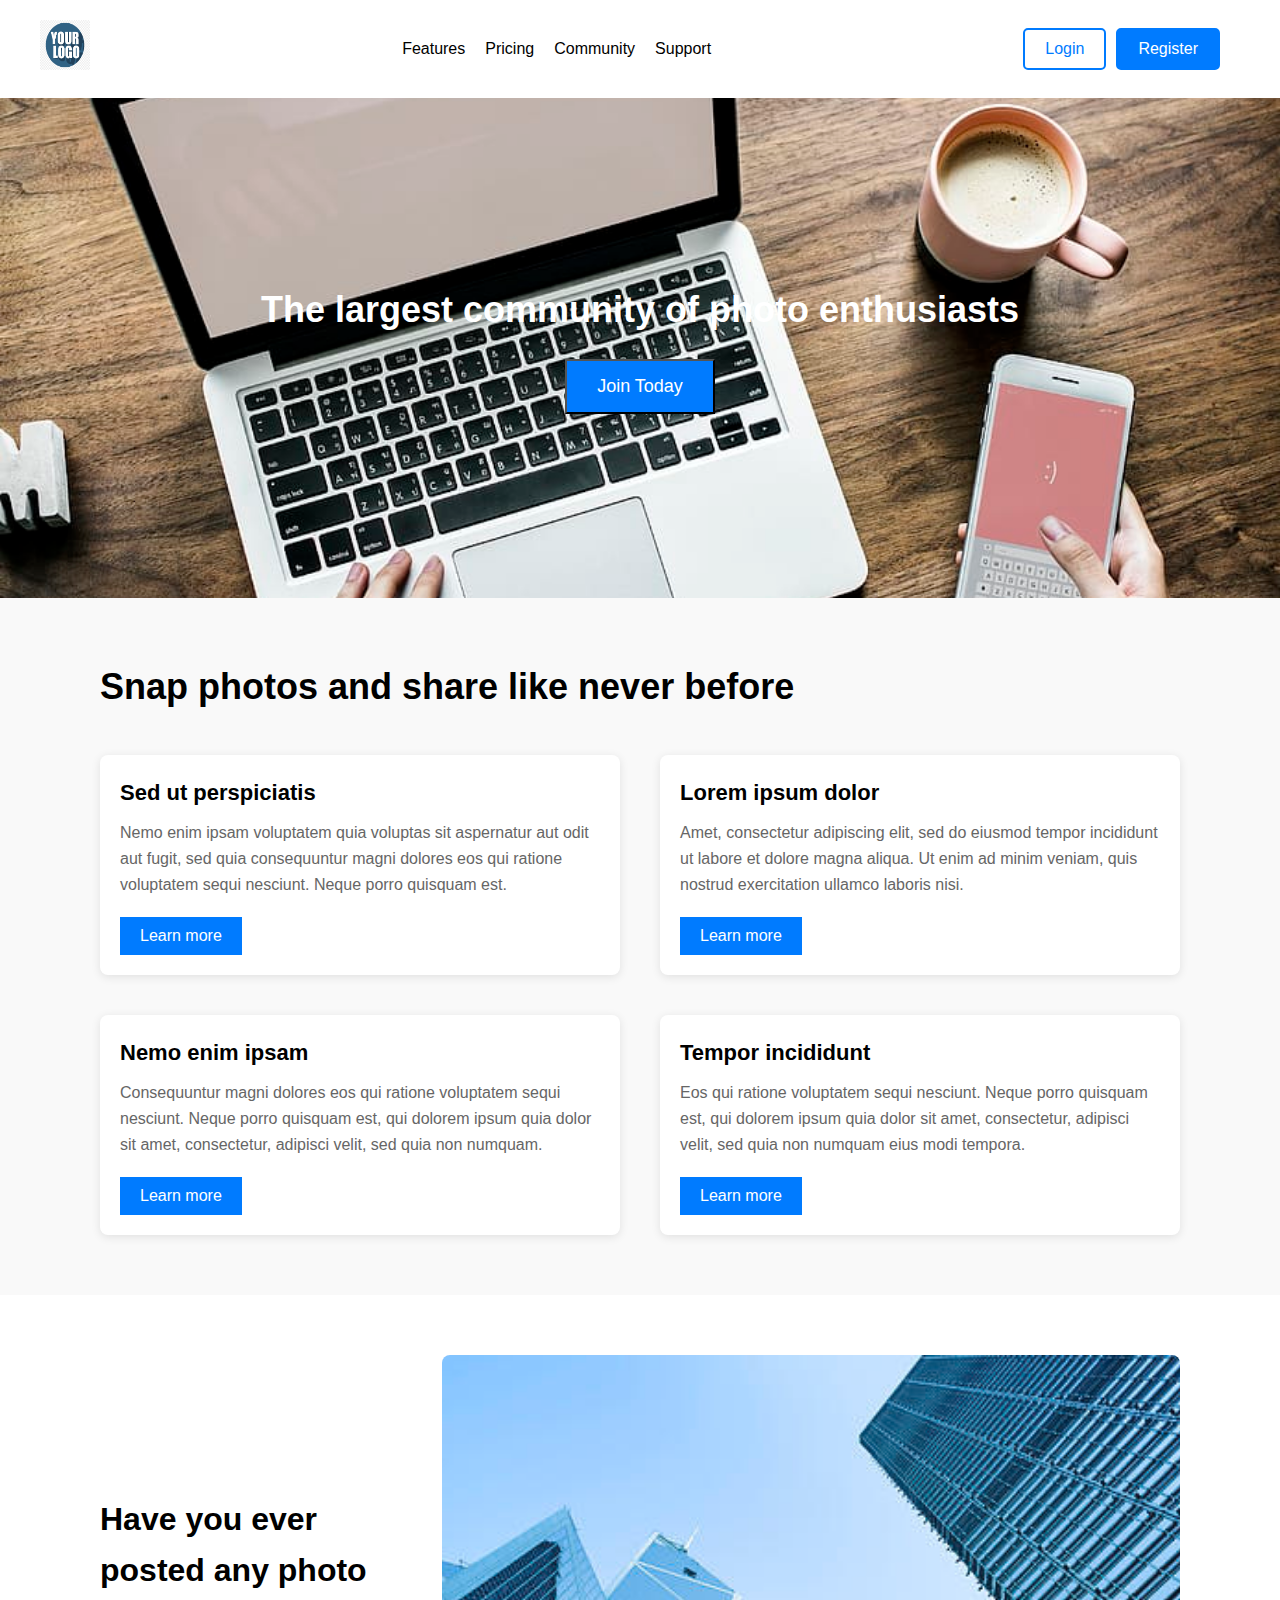
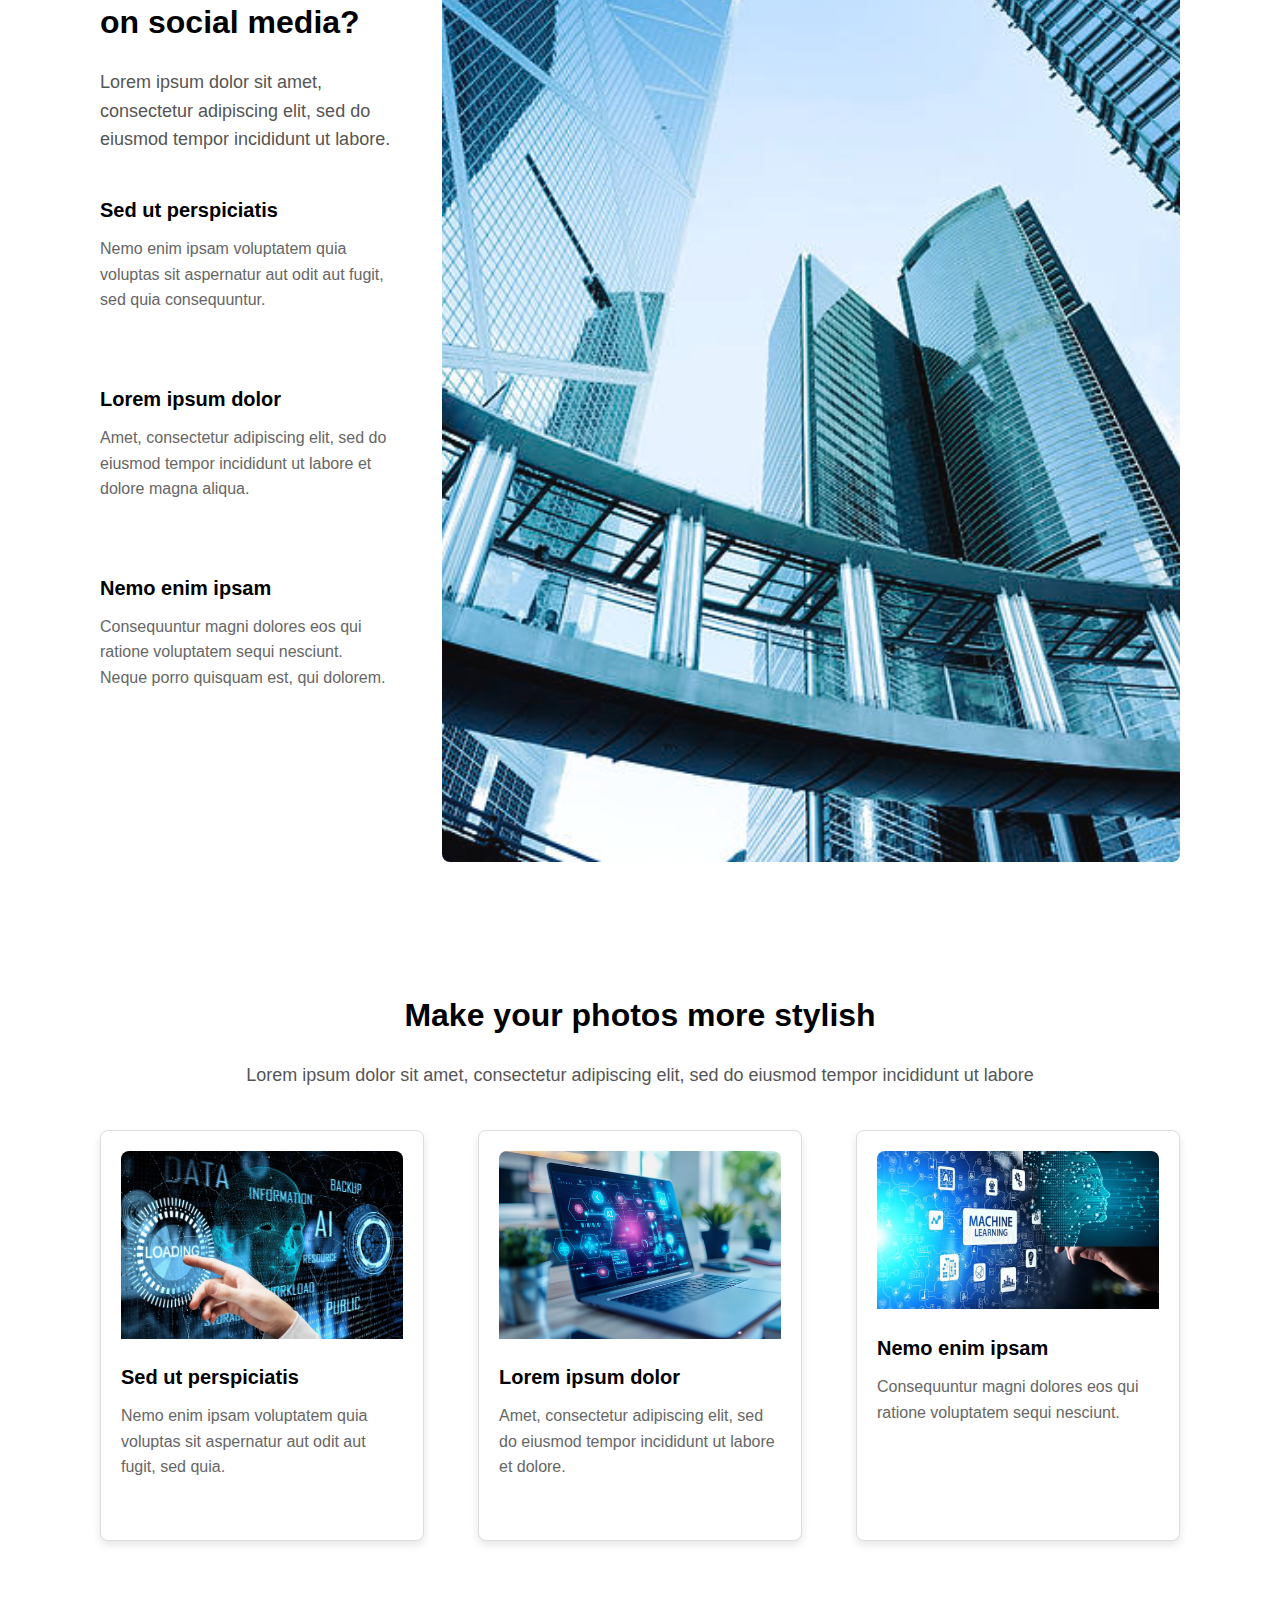
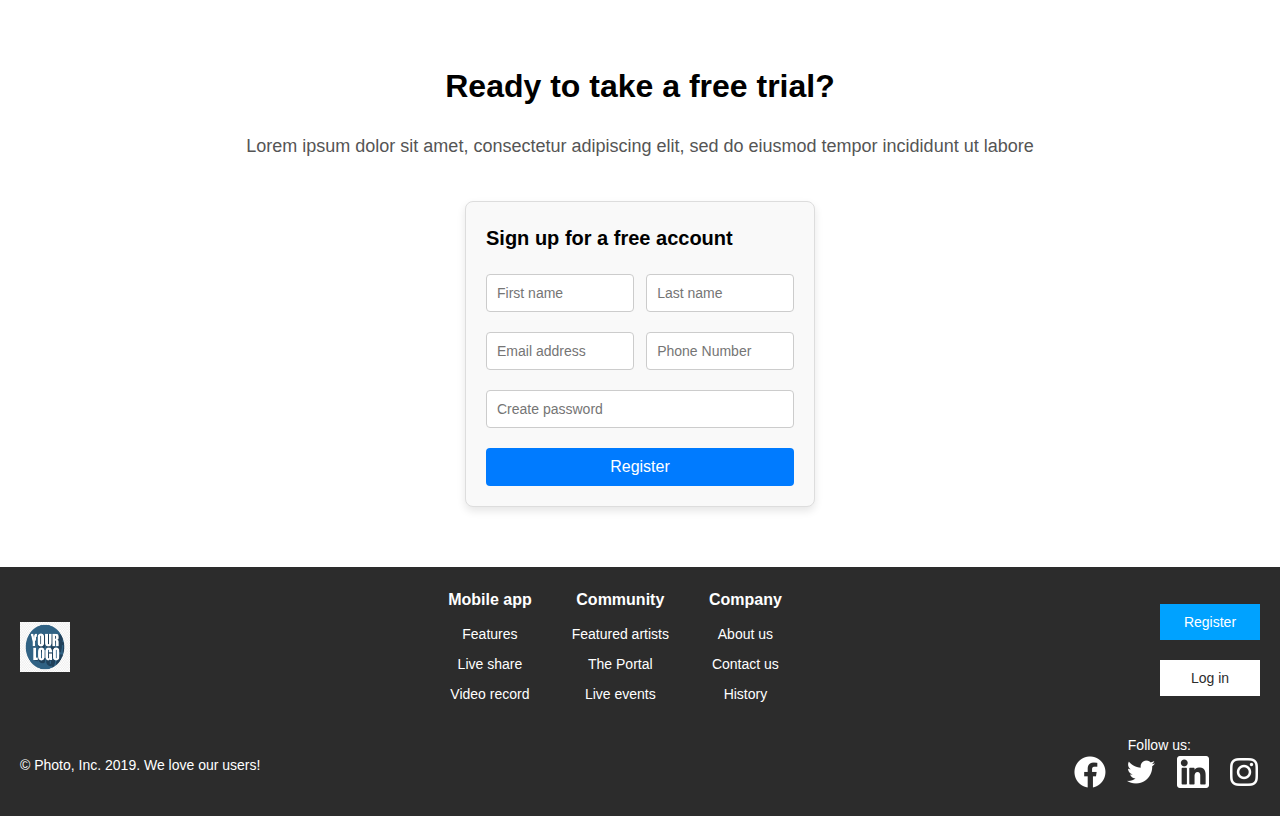
<file: [Rahul Ashok Kirad]_HTMLCSSReactJS_Test.zip/index.html>
<!DOCTYPE html>
<html lang="en">
<head>
    <meta charset="UTF-8">
    <meta name="viewport" content="width=device-width, initial-scale=1.0">
    <title>Photo Enthusiasts</title>
    <link rel="stylesheet" href="style.css">
    <link rel="script" href="script.js">
    <title>Form Validation</title>
    
</head>
<body>
    <header>
        <div >
            <img class="logo" src="./images/LOGO.png" alt="logo image">
        </div>

        <nav>
            <ul>
                <li><a href="#">Features</a></li>
                <li><a href="#">Pricing</a></li>
                <li><a href="#">Community</a></li>
                <li><a href="#">Support</a></li>
            </ul>
        </nav>
        <div class="auth-buttons">
            <button class="login-btn">Login</button> 
            <button class="register-btn">Register</button>
        </div>
    </header>

    <section class="part">
        <div class="part-text">
            <h1>The largest community of photo enthusiasts</h1>
            <button class="join-btn">Join Today</button>
        </div>
    </section>

<section class="features">
    <h2>Snap photos and share like never before</h2>
    <div class="feature-grid">
        <div class="feature">
            <h3>Sed ut perspiciatis</h3>
            <p>Nemo enim ipsam voluptatem quia voluptas sit aspernatur aut odit aut fugit, sed quia consequuntur magni dolores eos qui ratione voluptatem sequi nesciunt. Neque porro quisquam est.</p>
            <button class="learn-more-btn">Learn more</button>
        </div>
        <div class="feature">
            <h3>Lorem ipsum dolor</h3>
            <p>Amet, consectetur adipiscing elit, sed do eiusmod tempor incididunt ut labore et dolore magna aliqua. Ut enim ad minim veniam, quis nostrud exercitation ullamco laboris nisi.</p>
            <button class="learn-more-btn">Learn more</button>
        </div>
        <div class="feature">
            <h3>Nemo enim ipsam</h3>
            <p>Consequuntur magni dolores eos qui ratione voluptatem sequi nesciunt. Neque porro quisquam est, qui dolorem ipsum quia dolor sit amet, consectetur, adipisci velit, sed quia non numquam.</p>
            <button class="learn-more-btn">Learn more</button>
        </div>
        <div class="feature">
            <h3>Tempor incididunt</h3>
            <p>Eos qui ratione voluptatem sequi nesciunt. Neque porro quisquam est, qui dolorem ipsum quia dolor sit amet, consectetur, adipisci velit, sed quia non numquam eius modi tempora.</p>
            <button class="learn-more-btn">Learn more</button>
        </div>
    </div>
</section>

<section class="social-media-post">
    <div class="content-wrapper">
        <div class="text-section">
            <h2>Have you ever posted any photo on social media?</h2>
            <p>Lorem ipsum dolor sit amet, consectetur adipiscing elit, sed do eiusmod tempor incididunt ut labore.</p>
            <div class="social-features">
                <div class="social-feature">
                    <h3>Sed ut perspiciatis</h3>
                    <p>Nemo enim ipsam voluptatem quia voluptas sit aspernatur aut odit aut fugit, sed quia consequuntur.</p>
                </div>
                <div class="social-feature">
                    <h3>Lorem ipsum dolor</h3>
                    <p>Amet, consectetur adipiscing elit, sed do eiusmod tempor incididunt ut labore et dolore magna aliqua.</p>
                </div>
                <div class="social-feature">
                    <h3>Nemo enim ipsam</h3>
                    <p>Consequuntur magni dolores eos qui ratione voluptatem sequi nesciunt. Neque porro quisquam est, qui dolorem.</p>
                </div>
            </div>
        </div>
        <div class="image-section">
            <img src="./images/building image.jpg" alt="Skyscraper image">
        </div>
    </div>
</section>


<section class="stylish-photos">
    <h2>Make your photos more stylish</h2>
    <p>Lorem ipsum dolor sit amet, consectetur adipiscing elit, sed do eiusmod tempor incididunt ut labore</p>
    <div class="photo-cards">
        <div class="card">
            <img src="./images/image 1.jpg" alt="Card 1 Image">
            <h3>Sed ut perspiciatis</h3>
            <p>Nemo enim ipsam voluptatem quia voluptas sit aspernatur aut odit aut fugit, sed quia.</p>
        </div>
        <div class="card">
            <img src= "./images/image 2.jpg" alt= "Card 2 Image">
            <h3>Lorem ipsum dolor</h3>
            <p>Amet, consectetur adipiscing elit, sed do eiusmod tempor incididunt ut labore et dolore.</p>
        </div>
        <div class="card">
            <img src="./images/AI IMAGE.jpg">
            <h3>Nemo enim ipsam</h3>
            <p>Consequuntur magni dolores eos qui ratione voluptatem sequi nesciunt.</p>
        </div>
    </div>
</section>


<section class="free-trial-section">
    <h2>Ready to take a free trial?</h2>
    <p>Lorem ipsum dolor sit amet, consectetur adipiscing elit, sed do eiusmod tempor incididunt ut labore</p>

    
    <form id="signup-form">
        <h3>Sign up for a free account</h3>

        <div class="form-group">
            <input type="text" id="first-name" name="first_name" placeholder="First name" required>
            <input type="text" id="last-name" name="last_name" placeholder="Last name" required>
        </div>

        <div class="form-group">
            <input type="email" id="email" name="email" placeholder="Email address" required>
            <input type="number" id="phone" name="phone_number" placeholder="Phone Number" required>
        </div>

        <div class="form-group">
            <input type="password" id="password" name="password" placeholder="Create password" required minlength="8">
        </div>

        <button type="submit" class="btn">Register</button>
    </form>
</section>

<footer>
    <div class="footer-content">
        <div >
            <img class="logo1" src="./images/LOGO.png" alt="logo 1 Image">
            
        </div>
        <div class="footer-links">
            <div class="column">
                <h3>Mobile app</h3>
                <ul>
                    <li>Features</li>
                    <li>Live share</li>
                    <li>Video record</li>
                </ul>
            </div>
            <div class="column">
                <h3>Community</h3>
                <ul>
                    <li>Featured artists</li>
                    <li>The Portal</li>
                    <li>Live events</li>
                </ul>
            </div>
            <div class="column">
                <h3>Company</h3>
                <ul>
                    <li>About us</li>
                    <li>Contact us</li>
                    <li>History</li>
                </ul>
            </div>
        </div>
        <div class="column-buttons">
            <button class="register">Register</button>
            <button class="login">Log in</button>
        </div>
    </div>
    <div class="footer-bottom">
        <p>© Photo, Inc. 2019. We love our users!</p>
        <div class="social-icons">
            <p>Follow us:</p>
            <div class="social-icons">
                <a href="#"><img src="./images/fbimage.png" alt="Facebook"></a>
                <a href="#"><img src="./images/twittt.png" alt="Twitter"></a>
                <a href="#"><img src="./images/link.png" alt="LinkedIn"></a>
                <a href="#"><img src="./images/insta-icon.png" alt="Instagram"></a>
            </div>
        </div>
    </div>
</footer>

    
</body>
</html>
</file>
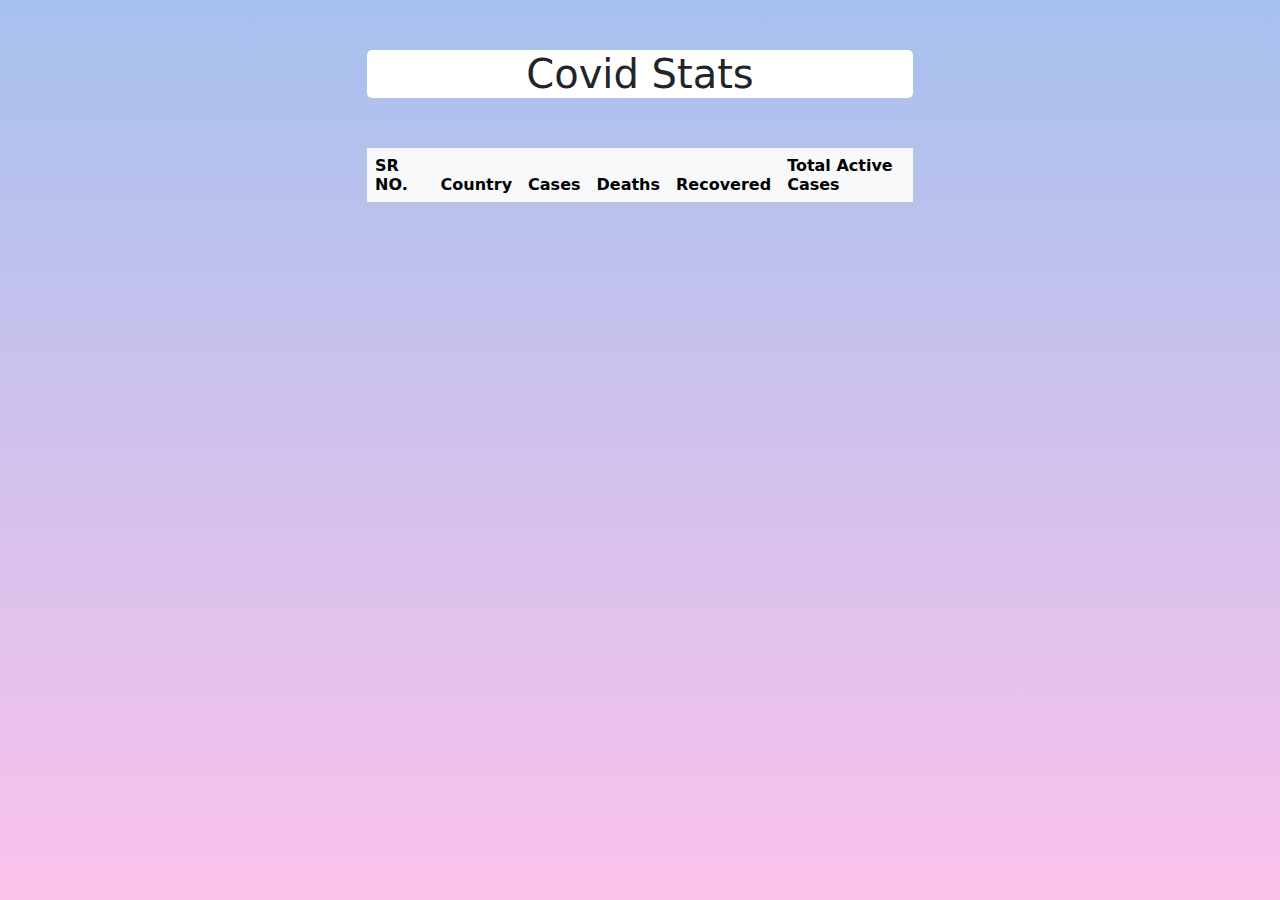
<file: covid stats/index.html>
<html>

<head>
    <link rel="stylesheet" href="./style.css">
    <link href="https://cdn.jsdelivr.net/npm/bootstrap@5.3.3/dist/css/bootstrap.min.css" rel="stylesheet"
        integrity="sha384-QWTKZyjpPEjISv5WaRU9OFeRpok6YctnYmDr5pNlyT2bRjXh0JMhjY6hW+ALEwIH" crossorigin="anonymous">
    <script src="https://ajax.googleapis.com/ajax/libs/jquery/3.7.1/jquery.min.js"></script>
    <link rel="stylesheet" href="https://cdn.datatables.net/2.1.8/css/dataTables.dataTables.min.css">
    <script src="https://cdn.datatables.net/2.1.8/js/dataTables.min.js"></script>


</head>

<body>
    <div class="container">
        <div class="row justify-content-center">
            <div class="col-md-6">
                <h1> Covid Stats </h1>
                <table class="table table-light "id="covidtable">
                    <thead class="thead">
                        <tr>
                            <th>SR NO.</th>
                            <th> Country</th>
                            <th>Cases</th>
                            <th>Deaths</th>
                            <th>Recovered</th>
                            <th>Total Active Cases</th>
                        </tr>
                    </thead>
                    <tbody id="tbody">

                    </tbody>
                </table>

            </div>
        </div>
    </div>



</body>

</html>
<script src="./index.js"></script>
</file>
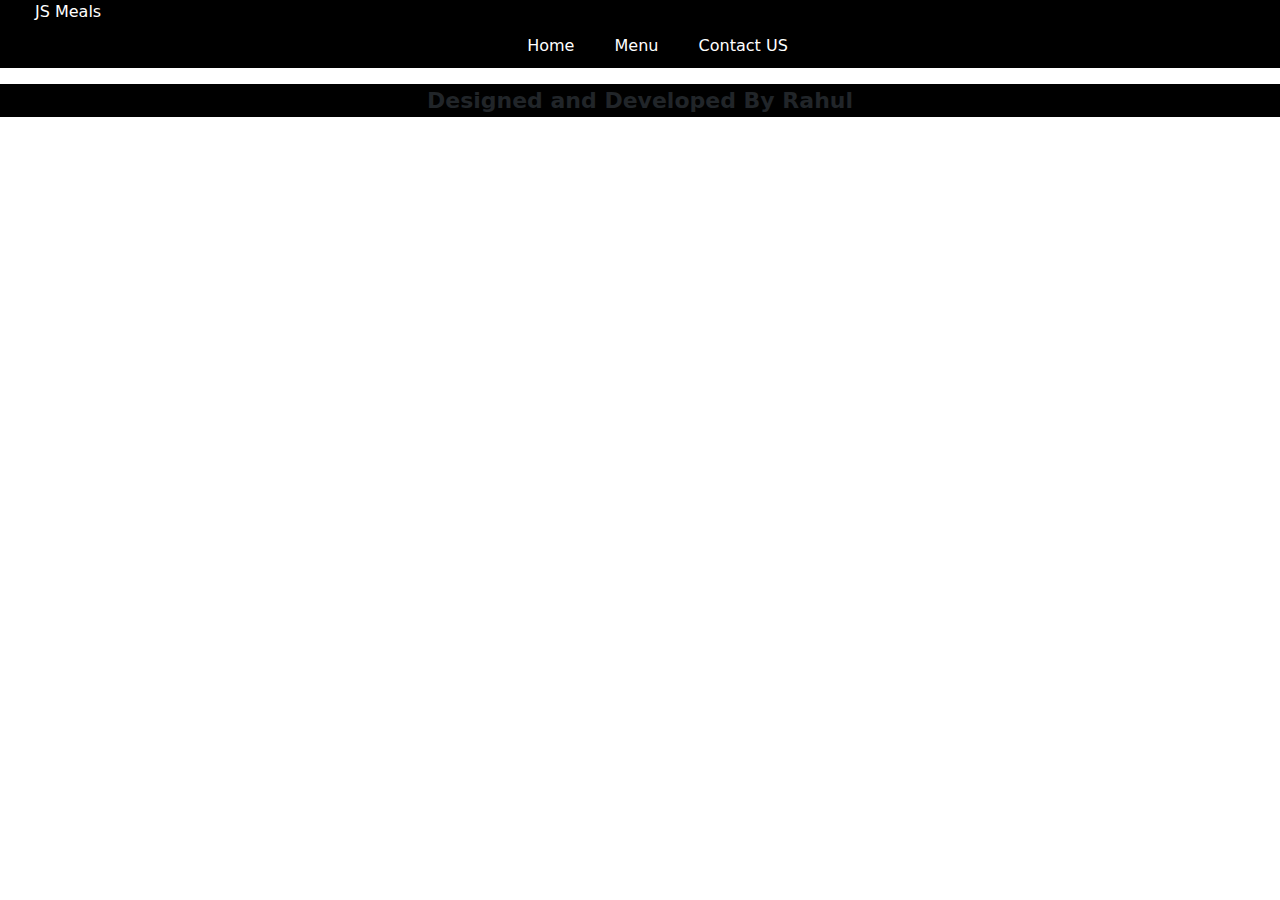
<file: JS meals/index.html>
<html>

<head>
    <link rel="stylesheet" href="./style.css">
    <link href="https://cdn.jsdelivr.net/npm/bootstrap@5.3.3/dist/css/bootstrap.min.css" rel="stylesheet"
        integrity="sha384-QWTKZyjpPEjISv5WaRU9OFeRpok6YctnYmDr5pNlyT2bRjXh0JMhjY6hW+ALEwIH" crossorigin="anonymous">
    <script src="https://ajax.googleapis.com/ajax/libs/jquery/3.7.1/jquery.min.js"></script>
    <link rel="stylesheet" href="https://cdn.datatables.net/2.1.8/css/dataTables.dataTables.min.css">
    <script src="https://cdn.datatables.net/2.1.8/js/dataTables.min.js"></script>


</head>

<body>
    <div id="navbar">
        <li id="title"> JS Meals</li>
        <ul id="navelements">
            <li>Home</li>
            <li>Menu</li>
            <li>Contact US</li>

        </ul>
    </div>


   <div class="container">
</div>
<div id="MyItems" class="row justify-content-center">


</div>
   </div>
   <div id="footer">
    <p> Designed and Developed By Rahul </p>

   </div>

</body>

</html>
<script src="./index.js"> </script>
</file>
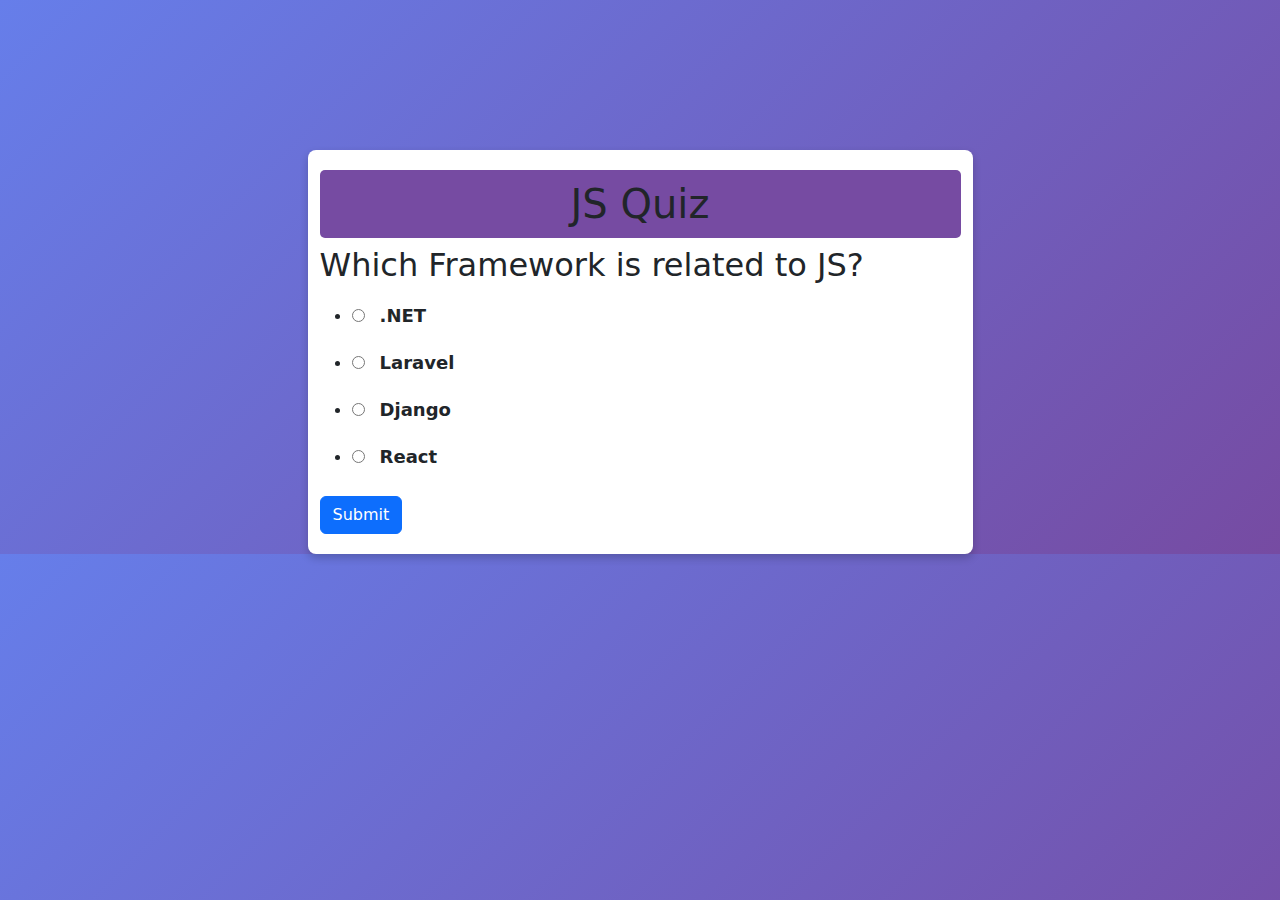
<file: Quiz/index.html>
<!DOCTYPE html>
<html lang="en">
<head>
    <meta charset="UTF-8">
    <meta name="viewport" content="width=device-width, initial-scale=1.0">
    <link rel="stylesheet" href="./style.css">
    <link href="https://cdn.jsdelivr.net/npm/bootstrap@5.3.3/dist/css/bootstrap.min.css" rel="stylesheet"
        integrity="sha384-QWTKZyjpPEjISv5WaRU9OFeRpok6YctnYmDr5pNlyT2bRjXh0JMhjY6hW+ALEwIH" crossorigin="anonymous">
    <title>JS Quiz</title>
</head>
<body>
    <div class="container">
        <div class="row justify-content-center">
            <div class="col-md-7">
                <h1 class="text-center">JS Quiz</h1>
                <div id="quizdiv">
                    <h2 id="question"></h2>
                    <ul>
                        <li>
                            <input type="radio" class="answer" id="a" name="answer">
                            <label for="a" id="a_value">a</label>
                        </li>
                        <li>
                            <input type="radio" class="answer" id="b" name="answer">
                            <label for="b" id="b_value">b</label>
                        </li>
                        <li>
                            <input type="radio" class="answer" id="c" name="answer">
                            <label for="c" id="c_value">c</label>
                        </li>
                        <li>
                            <input type="radio" class="answer" id="d" name="answer">
                            <label for="d" id="d_value">d</label>
                        </li>
                    </ul>
                    <button class="btn btn-primary" id="submit">Submit</button>
                </div>
            </div>
        </div>
    </div>
    <script src="./index.js"></script>
</body>
</html>
</file>
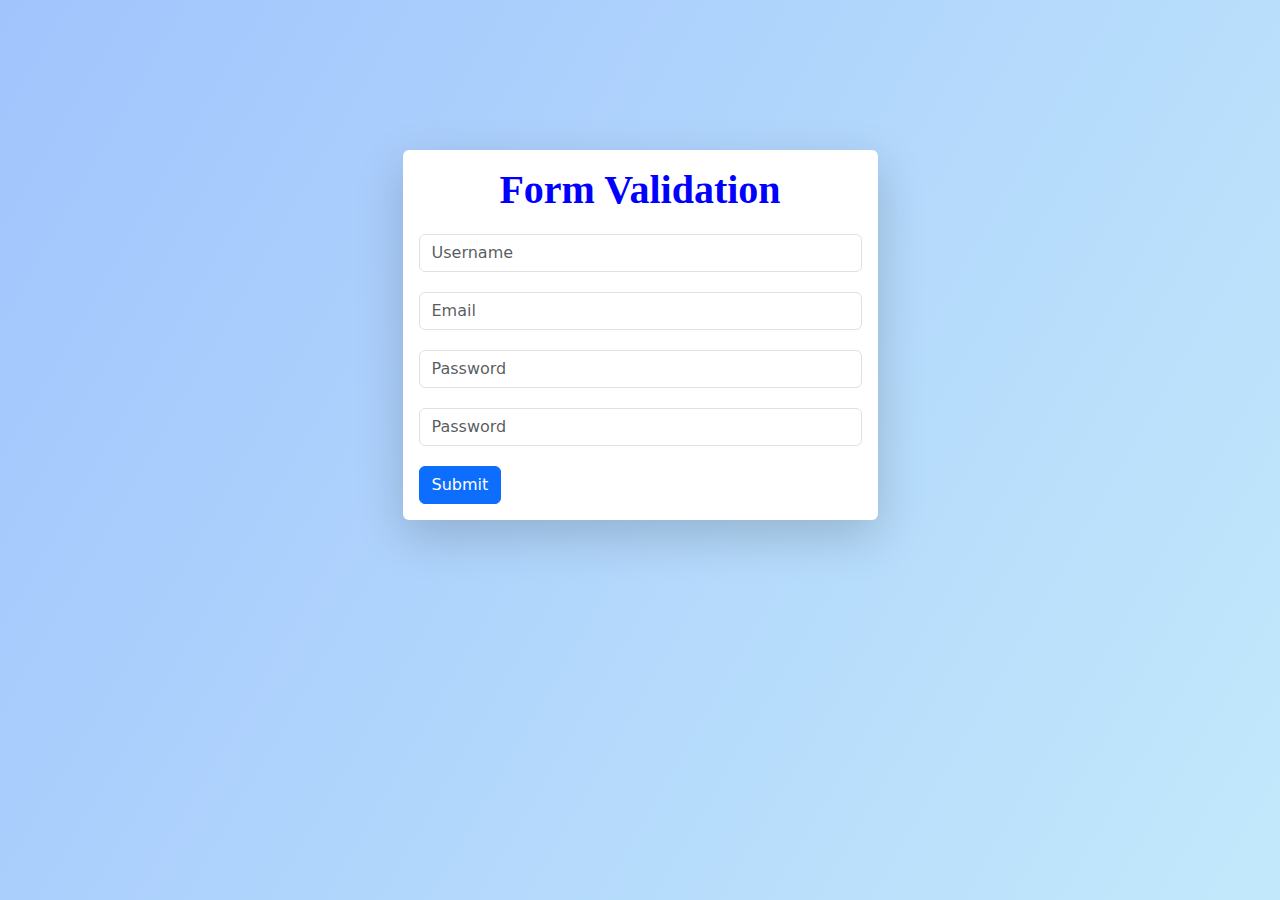
<file: validation/index.html>
<html>

<head>
    <title>Form Validation</title>
    <link href="https://cdn.jsdelivr.net/npm/bootstrap@5.3.3/dist/css/bootstrap.min.css" rel="stylesheet"
        integrity="sha384-QWTKZyjpPEjISv5WaRU9OFeRpok6YctnYmDr5pNlyT2bRjXh0JMhjY6hW+ALEwIH" crossorigin="anonymous">
        <link rel="stylesheet" href="./style.css">
</head>

<body>
    <div class="container">
        <div class="row  justify-content-center">
            <div class="col-md-5  shadow-lg p-3 mb-5 bg-white rounded">
                <h1>Form Validation</h1>
                <input type="text" id="username" class="form-control" placeholder="Username">
                <small id="username_erorr"></small>

                <input type="text" id="email" class="form-control" placeholder="Email">
                <small id="email_erorr"> </small>

                <input type="text" id="password" class="form-control" placeholder="Password">
                <small id="password_erorr"> </small>

                <input type="text" id="cpassword" class="form-control" placeholder="Password">
                <small id="cpassword_erorr"> </small>

                <button class="btn btn-primary" onclick="validate()">Submit</button>

            </div>
        </div>
        

    </div>

</body>

</html>
<script src="./index.js"> </script>
</file>
<file: [Rahul Ashok Kirad]_HTMLCSSReactJS_Test.zip/style.css>
*{
    margin: 0;
    padding: 0;
    box-sizing: border-box;
}

body {
    font-family: Arial, sans-serif;
    line-height: 1.6;
}

header {
    display: flex;
    justify-content: space-between;
    align-items: center;
    padding: 20px 40px;
    background-color: white;
    box-shadow: 0 2px 10px rgba(0, 0, 0, 0.1);
}

.logo {
    width: 50px;
    height: 50px;

}

nav ul {
    list-style: none;
    display: flex;
    gap: 20px;
}

nav ul li a {
    text-decoration: none;
    color: black;
    font-size: 16px;
}



.auth-buttons {
    display: flex; 
    flex-direction: row;
    align-items: center; 
    justify-content: flex-end; 
    gap: 10px; 
    margin-right: 20px; 
}

.auth-buttons .login-btn, .auth-buttons .register-btn {
    padding: 10px 20px; 
    font-size: 16px;
    border-radius: 5px; 
    cursor: pointer; 
    transition: all 0.3s ease; 
}

.auth-buttons .login-btn {
    background-color: white; 
    border: 2px solid #007bff; 
    color: #007bff; 
}

.auth-buttons .login-btn:hover {
    background-color: #007bff; 
    color: white; 
}

.auth-buttons .register-btn {
    background-color: #007bff; 
    border: 2px solid #007bff; 
    color: white; 
}

.auth-buttons .register-btn:hover {
    background-color: #0056b3; 
}



.part {
    height: 500px;
background-image: url("./images/laptop\ desk.jpg");

    background-size: cover;
    background-position: center;
    display: flex;
    justify-content: center;
    align-items: center;
    color: white;
    text-align: center;
}

.part-text h1 {
    font-size: 36px;
    margin-bottom: 20px;
}

.join-btn {
    background-color: #007bff;
    color: white;
    padding: 15px 30px;
    font-size: 18px;
}


.features {
    padding: 60px 100px; 
    background-color: #f9f9f9;
    text-align: left; 
}

.features h2 {
    font-size: 36px; 
    margin-bottom: 40px;
    text-align: left; 
}

.feature-grid {
    display: grid;
    grid-template-columns: repeat(2, 1fr);
    gap: 40px; 
    justify-items: start; 
}

.feature {
    background-color: white;
    padding: 20px;
    box-shadow: 0 2px 10px rgba(0, 0, 0, 0.1);
    border-radius: 8px; 
    min-height: 200px; 
    display: flex;
    flex-direction: column;
    justify-content: space-between; 
}

.feature h3 {
    font-size: 22px;
    margin-bottom: 10px;
    font-weight: bold;
}

.feature p {
    font-size: 16px;
    margin-bottom: 20px;
    color: #666;
}

.learn-more-btn {
    align-self: start; 
    background-color: #007bff;
    color: white;
    padding: 10px 20px;
    font-size: 16px;
    border: none;
    cursor: pointer;
}

.learn-more-btn:hover {
    background-color: #0056b3;
}

.social-media-post {
    padding: 60px 100px;
    display: flex;
    justify-content: center;
    background-color: #fff;
}

.content-wrapper {
    display: grid;
    grid-template-columns: 1fr 1fr;
    gap: 50px; 
    max-width: 1200px;
    width: 100%;
    align-items: center;
}

.text-section h2 {
    font-size: 32px;
    margin-bottom: 20px;
}

.text-section p {
    font-size: 18px;
    margin-bottom: 40px;
    color: #555;
}

.social-features {
    display: flex;
    flex-direction: column;
    gap: 30px; 
}

.social-feature h3 {
    font-size: 20px;
    margin-bottom: 10px;
    font-weight: bold;
}

.social-feature p {
    font-size: 16px;
    color: #666;
}


.image-section img {
    height: 1107px;
    width: 738px;
    Top:422px;
    Left:670.96px;
    border-radius: 8px; 
    object-fit: cover;
}

.stylish-photos {
    padding: 60px 100px;
    text-align: center;
}

.stylish-photos h2 {
    font-size: 32px;
    margin-bottom: 20px;
    font-weight: bold;
}

.stylish-photos p {
    font-size: 18px;
    margin-bottom: 40px;
    color: #555;
}

.photo-cards {
    display: flex;
    justify-content: space-between;
    gap: 30px;
}

.card {
    background-color: white;
    border: 1px solid #ddd;
    border-radius: 8px;
    box-shadow: 0 4px 8px rgba(0, 0, 0, 0.1);
    width: 30%; /* Ensure equal width for all cards */
    padding: 20px;
    text-align: left;
}

.card img {
    width: 100%;
    height: auto;
    border-radius: 8px 8px 0 0; 
    margin-bottom: 15px;
}

.card h3 {
    font-size: 20px;
    margin-bottom: 10px;
    font-weight: bold;
}

.card p {
    font-size: 16px;
    color: #666;
}



.free-trial-section {
    text-align: center;
    padding: 60px;
}

.free-trial-section h2 {
    font-size: 32px;
    margin-bottom: 20px;
}

.free-trial-section p {
    font-size: 18px;
    margin-bottom: 40px;
    color: #555;
}


form {
    display: inline-block;
    background-color: #f9f9f9;
    padding: 20px;
    border: 1px solid #ddd;
    border-radius: 8px;
    box-shadow: 0 4px 8px rgba(0, 0, 0, 0.1);
    text-align: left;
    width: 350px;
}

form h3 {
    font-size: 20px;
    margin-bottom: 20px;
}

.form-group {
    display: flex;
    justify-content: space-between;
    margin-bottom: 20px;
}

input {
    width: 48%;
    padding: 10px;
    border: 1px solid #ccc;
    border-radius: 4px;
    font-size: 14px;
}

input[type="password"] {
    width: 100%;
}

.btn {
    width: 100%;
    background-color: #007bff;
    color: white;
    border: none;
    padding: 10px;
    border-radius: 4px;
    cursor: pointer;
    font-size: 16px;
}

.btn:hover {
    background-color: #0056b3;
}


footer {
    background-color: #2c2c2c;
    color: #fff;
    padding: 20px;
    text-align: center;
}

.footer-content {
    display: flex;
    justify-content: space-between;
    align-items: center;
}

.logo1  {
    
        width: 50px;
        height: 50px;
      
}

.footer-links {
    
    display: flex;
    justify-content: space-between;
    gap: 40px;
}

.column h3 {
    font-size: 16px;
    margin-bottom: 10px;
}

.column ul {
    list-style: none;
}

.column li {
    font-size: 14px;
    margin-bottom: 8px;
}

.column-buttons {

    display: flex;
    flex-direction: column;
    gap: 20px;
    align-items: center;
}

.column-buttons button {
    width: 100px;
    padding: 10px;
    font-size: 14px;
    border: none;
    cursor: pointer;
}

.register {
    background-color: #00a2ff;
    color: white;
}

.login {
    background-color: #fff;
    color: #2c2c2c;
}

.footer-bottom {
    margin-top: 20px;
    display: flex;
    justify-content: space-between;
    align-items: center;
}

.footer-bottom p {
    font-size: 12px;
}

.social-icons img {
    width: 32px;
    margin-left: 15px;
    filter: brightness(0) invert(1);
    transition: filter 0.3s ease;
}

.social-icons img:hover {
    filter: brightness(0.8) invert(0.9);
}

.footer-bottom p {
    font-size: 14px;
}
</file>
<file: covid stats/style.css>
body{
    background-image: linear-gradient(to top, #fbc2eb 0%, #a6c1ee 100%);
}
h1{
    margin-top: 50px !important;
    margin-bottom: 50px !important;
    background-color: white;
    border-radius: 5px;
    text-align: center;
}
</file>
<file: JS meals/style.css>
img{
    border-radius: 5px !important;

}
.col-md-3{
    margin: 30px !important;
}
p{
    font-weight: bold;
    font-size: 22px;
}
#navbar{
    background-color: black;

}
li{
    color: white;
    list-style-type: none;
    display: inline;
    text-align: center;
    margin-left: 35px !important;
}
#navelements{
    text-align: center;
    padding: 10px;
    
}
#title{
     text-align: center !important;
     background-color: black !important;
}
#footer{
    text-align: center !important;
    background-color: black !important;
}
</file>
<file: Quiz/style.css>
body {
    background-image: linear-gradient(135deg, #667eea 0%, #764ba2 100%);
    font-family: Arial, sans-serif;
}

.col-md-7 {
    background-color: white;
    margin-top: 150px !important;
    padding: 20px;
    border-radius: 8px;
    box-shadow: 0px 4px 8px rgba(0, 0, 0, 0.2);
}

h1 {
    background-color: #764ba2;
    color: white;
    padding: 10px;
    text-align: center;
    border-radius: 5px;
}

input, label {
    margin: 10px;
    font-size: 18px;
    font-weight: bold;
}

button {
    padding: 10px 20px;
    margin-top: 20px;
    font-size: 18px;
    font-weight: bold;
    border-radius: 5px;
    border: none;
}
</file>
<file: validation/style.css>
body
{
    background-image: linear-gradient(120deg, #a1c4fd 0%, #c2e9fb 100%);
}
.col-md-5
{
    margin-top: 150px !important;
    background-color: white;
    padding: 20px;

}
input {
    margin-top: 20px;
    padding: 20px;
}
button{
    margin-top: 20px !important;
    padding: 20px;
    float: left;
}
.success{
    border: 3px solid green !important ;
}
.error{
    border:3px solid red !important; 
}
small{
    color: red;
    font-weight: bold;
    margin: 5px ;
    text-align: center;

}
h1{
     color: blue;
     font-family: 'Times New Roman', Times, serif;
     font-weight: bold;
     text-align: center;
}
</file>
